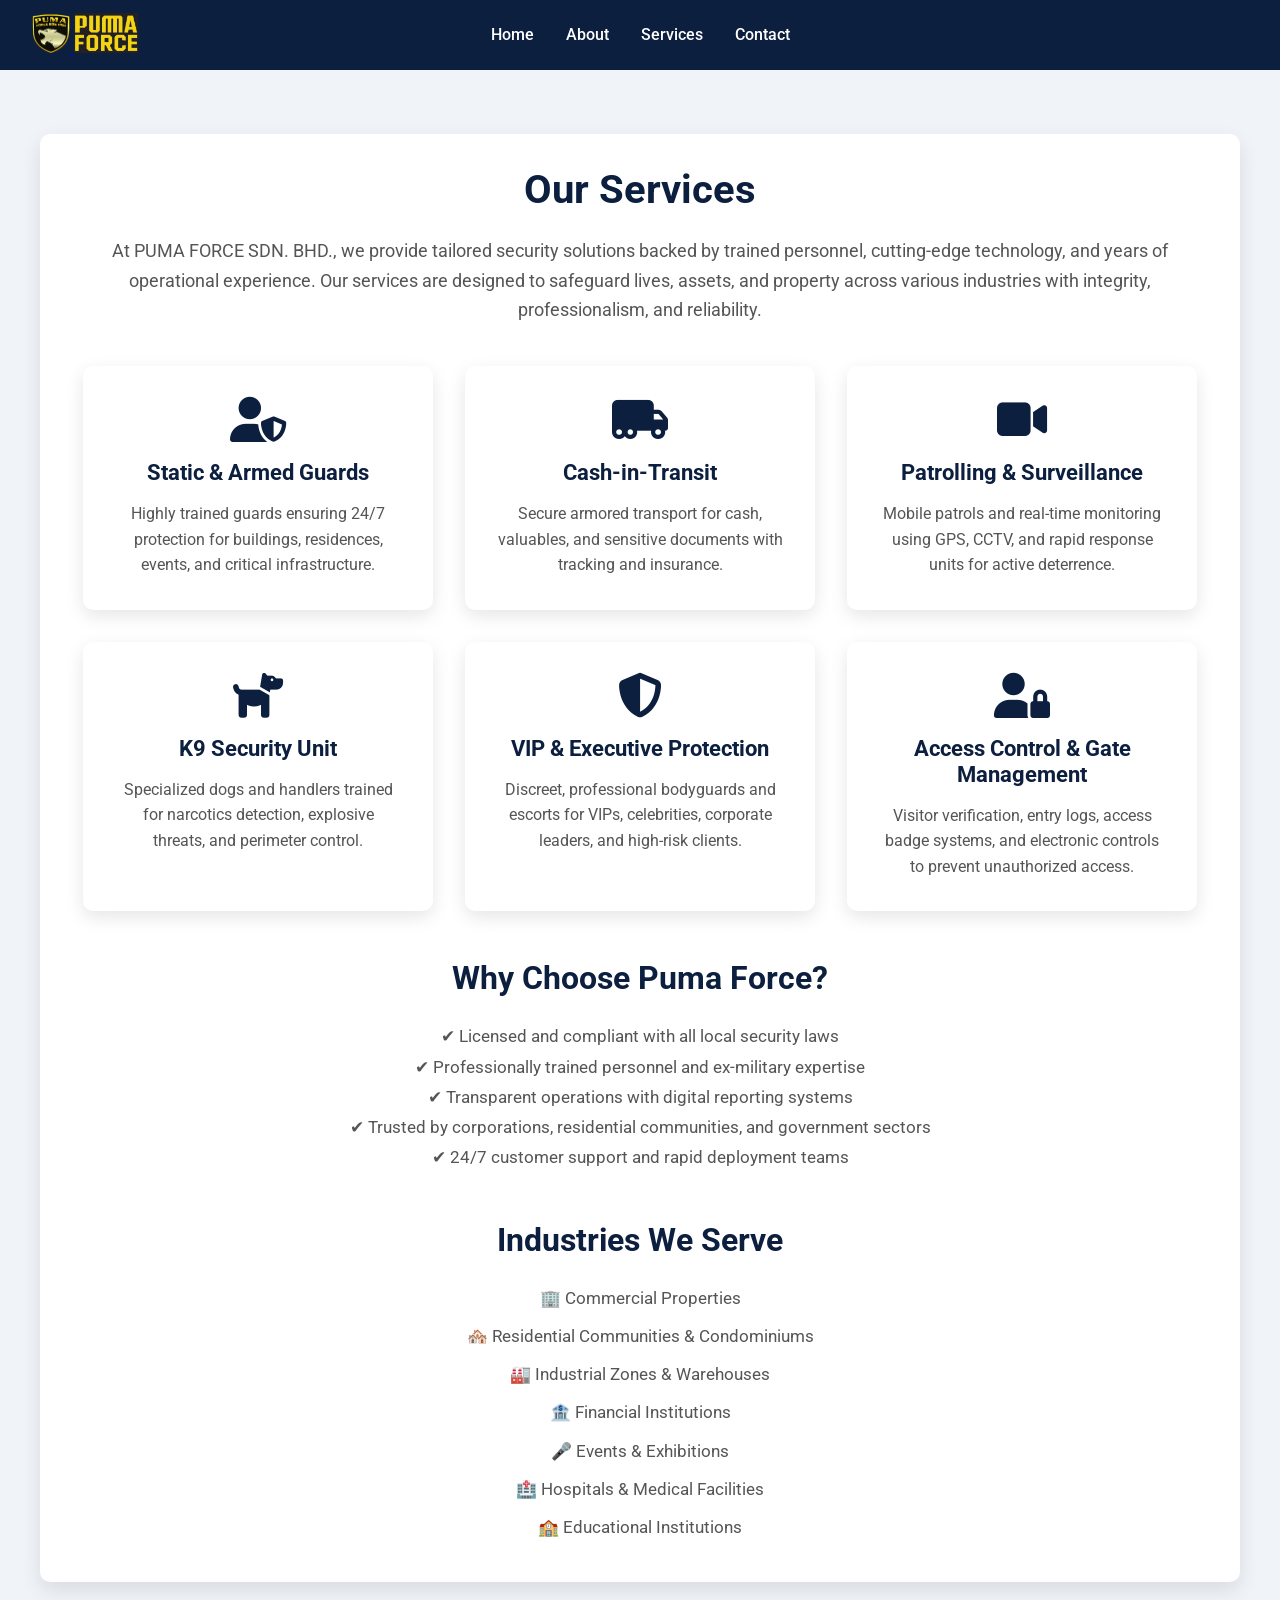
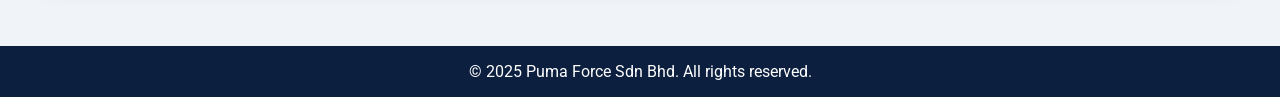
<file: services.html>
<!DOCTYPE html>
<html lang="en">
<head>
  <meta charset="UTF-8" />
  <meta name="viewport" content="width=device-width, initial-scale=1.0"/>
  <title>Services | PUMA FORCE SDN. BHD.</title>
  <link rel="icon" href="logopumaf.png" type="image/png">
  <link href="https://fonts.googleapis.com/css2?family=Roboto:wght@400;700&display=swap" rel="stylesheet">
  <link rel="stylesheet" href="https://cdnjs.cloudflare.com/ajax/libs/font-awesome/6.5.0/css/all.min.css" />

  <style>
    * {
      box-sizing: border-box;
      margin: 0;
      padding: 0;
      font-family: 'Roboto', sans-serif;
    }

    body {
      background-color: #f0f4f8;
      color: #333;
    }

    nav {
      background-color: #0c1f3f;
      display: flex;
      align-items: center;
      justify-content: space-between;
      flex-wrap: wrap;
      padding: 0.8rem 2rem;
      position: relative;
    }

    .nav-logo img {
      height: 40px;
      width: auto;
    }

    .nav-center {
      position: absolute;
      left: 50%;
      transform: translateX(-50%);
      display: flex;
      gap: 2rem;
    }

    .nav-center a {
      color: #fff;
      text-decoration: none;
      font-weight: 500;
      transition: color 0.3s ease;
    }

    .nav-center a:hover {
      color: #ffaa00;
    }

    section.services-section {
      max-width: 1200px;
      margin: 4rem auto;
      padding: 2rem;
      background: white;
      border-radius: 10px;
      box-shadow: 0 8px 20px rgba(0, 0, 0, 0.1);
    }

    section.services-section h2 {
      text-align: center;
      font-size: 2.5rem;
      margin-bottom: 1.5rem;
      color: #0c1f3f;
    }

    .intro {
      text-align: center;
      color: #555;
      font-size: 1.1rem;
      margin-bottom: 2.5rem;
      line-height: 1.7;
    }

    .services {
      display: flex;
      flex-wrap: wrap;
      justify-content: center;
      gap: 2rem;
    }

    .card {
      background-color: #ffffff;
      border-radius: 10px;
      padding: 2rem;
      box-shadow: 0 6px 18px rgba(0, 0, 0, 0.1);
      flex: 1 1 300px;
      max-width: 350px;
      transition: transform 0.3s ease, box-shadow 0.3s ease;
      text-align: center;
    }

    .card:hover {
      transform: scale(1.03);
      box-shadow: 0 10px 20px rgba(0, 0, 0, 0.15);
    }

    .card i {
      font-size: 2.8rem;
      color: #0c1f3f;
      margin-bottom: 1rem;
    }

    .card h3 {
      color: #0c1f3f;
      margin-bottom: 1rem;
      font-size: 1.4rem;
    }

    .card p {
      color: #555;
      line-height: 1.6;
      font-size: 1rem;
    }

    .section-title {
      text-align: center;
      font-size: 2rem;
      margin: 3rem 0 1.5rem;
      color: #0c1f3f;
    }

    .why-us,
    .industries {
      max-width: 1000px;
      margin: 0 auto;
      text-align: center;
      color: #555;
      font-size: 1.05rem;
      line-height: 1.8;
    }

    .industries ul {
      list-style: none;
      padding: 0;
      margin-top: 1rem;
    }

    .industries ul li {
      margin: 0.5rem 0;
    }

    footer {
      background-color: #0c1f3f;
      color: white;
      text-align: center;
      padding: 1rem;
      margin-top: 4rem;
    }

    @media (max-width: 768px) {
      nav {
        flex-direction: column;
        align-items: center;
      }

      .nav-center {
        position: static;
        transform: none;
        margin-top: 1rem;
        flex-wrap: wrap;
        justify-content: center;
      }

      .services {
        flex-direction: column;
        align-items: center;
      }

      section.services-section h2 {
        font-size: 2rem;
      }

      .card {
        max-width: 90%;
      }
    }
  </style>
</head>
<body>

  <nav>
    <div class="nav-logo">
      <a href="index.html">
        <img src="logopumaf.png" alt="Pumaforce Logo" />
        <img src="PumaName.png" alt="Pumaforce name" />
      </a>
    </div>
    <div class="nav-center">
      <a href="index.html">Home</a>
      <a href="about.html">About</a>
      <a href="services.html">Services</a>
      <a href="contact.html">Contact</a>
    </div>
  </nav>

  <section class="services-section">
    <h2>Our Services</h2>
    <p class="intro">
      At PUMA FORCE SDN. BHD., we provide tailored security solutions backed by trained personnel, cutting-edge technology, and years of operational experience.
      Our services are designed to safeguard lives, assets, and property across various industries with integrity, professionalism, and reliability.
    </p>

    <div class="services">
      <div class="card">
        <i class="fas fa-user-shield"></i>
        <h3>Static & Armed Guards</h3>
        <p>Highly trained guards ensuring 24/7 protection for buildings, residences, events, and critical infrastructure.</p>
      </div>
      <div class="card">
        <i class="fas fa-truck-moving"></i>
        <h3>Cash-in-Transit</h3>
        <p>Secure armored transport for cash, valuables, and sensitive documents with tracking and insurance.</p>
      </div>
      <div class="card">
        <i class="fas fa-video"></i>
        <h3>Patrolling & Surveillance</h3>
        <p>Mobile patrols and real-time monitoring using GPS, CCTV, and rapid response units for active deterrence.</p>
      </div>
      <div class="card">
        <i class="fas fa-dog"></i>
        <h3>K9 Security Unit</h3>
        <p>Specialized dogs and handlers trained for narcotics detection, explosive threats, and perimeter control.</p>
      </div>
      <div class="card">
        <i class="fas fa-shield-alt"></i>
        <h3>VIP & Executive Protection</h3>
        <p>Discreet, professional bodyguards and escorts for VIPs, celebrities, corporate leaders, and high-risk clients.</p>
      </div>
      <div class="card">
        <i class="fas fa-user-lock"></i>
        <h3>Access Control & Gate Management</h3>
        <p>Visitor verification, entry logs, access badge systems, and electronic controls to prevent unauthorized access.</p>
      </div>
    </div>

    <h3 class="section-title">Why Choose Puma Force?</h3>
    <div class="why-us">
      <p>
        ✔ Licensed and compliant with all local security laws<br>
        ✔ Professionally trained personnel and ex-military expertise<br>
        ✔ Transparent operations with digital reporting systems<br>
        ✔ Trusted by corporations, residential communities, and government sectors<br>
        ✔ 24/7 customer support and rapid deployment teams
      </p>
    </div>

    <h3 class="section-title">Industries We Serve</h3>
    <div class="industries">
      <ul>
        <li>🏢 Commercial Properties</li>
        <li>🏘️ Residential Communities & Condominiums</li>
        <li>🏭 Industrial Zones & Warehouses</li>
        <li>🏦 Financial Institutions</li>
        <li>🎤 Events & Exhibitions</li>
        <li>🏥 Hospitals & Medical Facilities</li>
        <li>🏫 Educational Institutions</li>
      </ul>
    </div>
  </section>

  <footer>
    &copy; 2025 Puma Force Sdn Bhd. All rights reserved.
  </footer>

</body>
</html>
</file>
